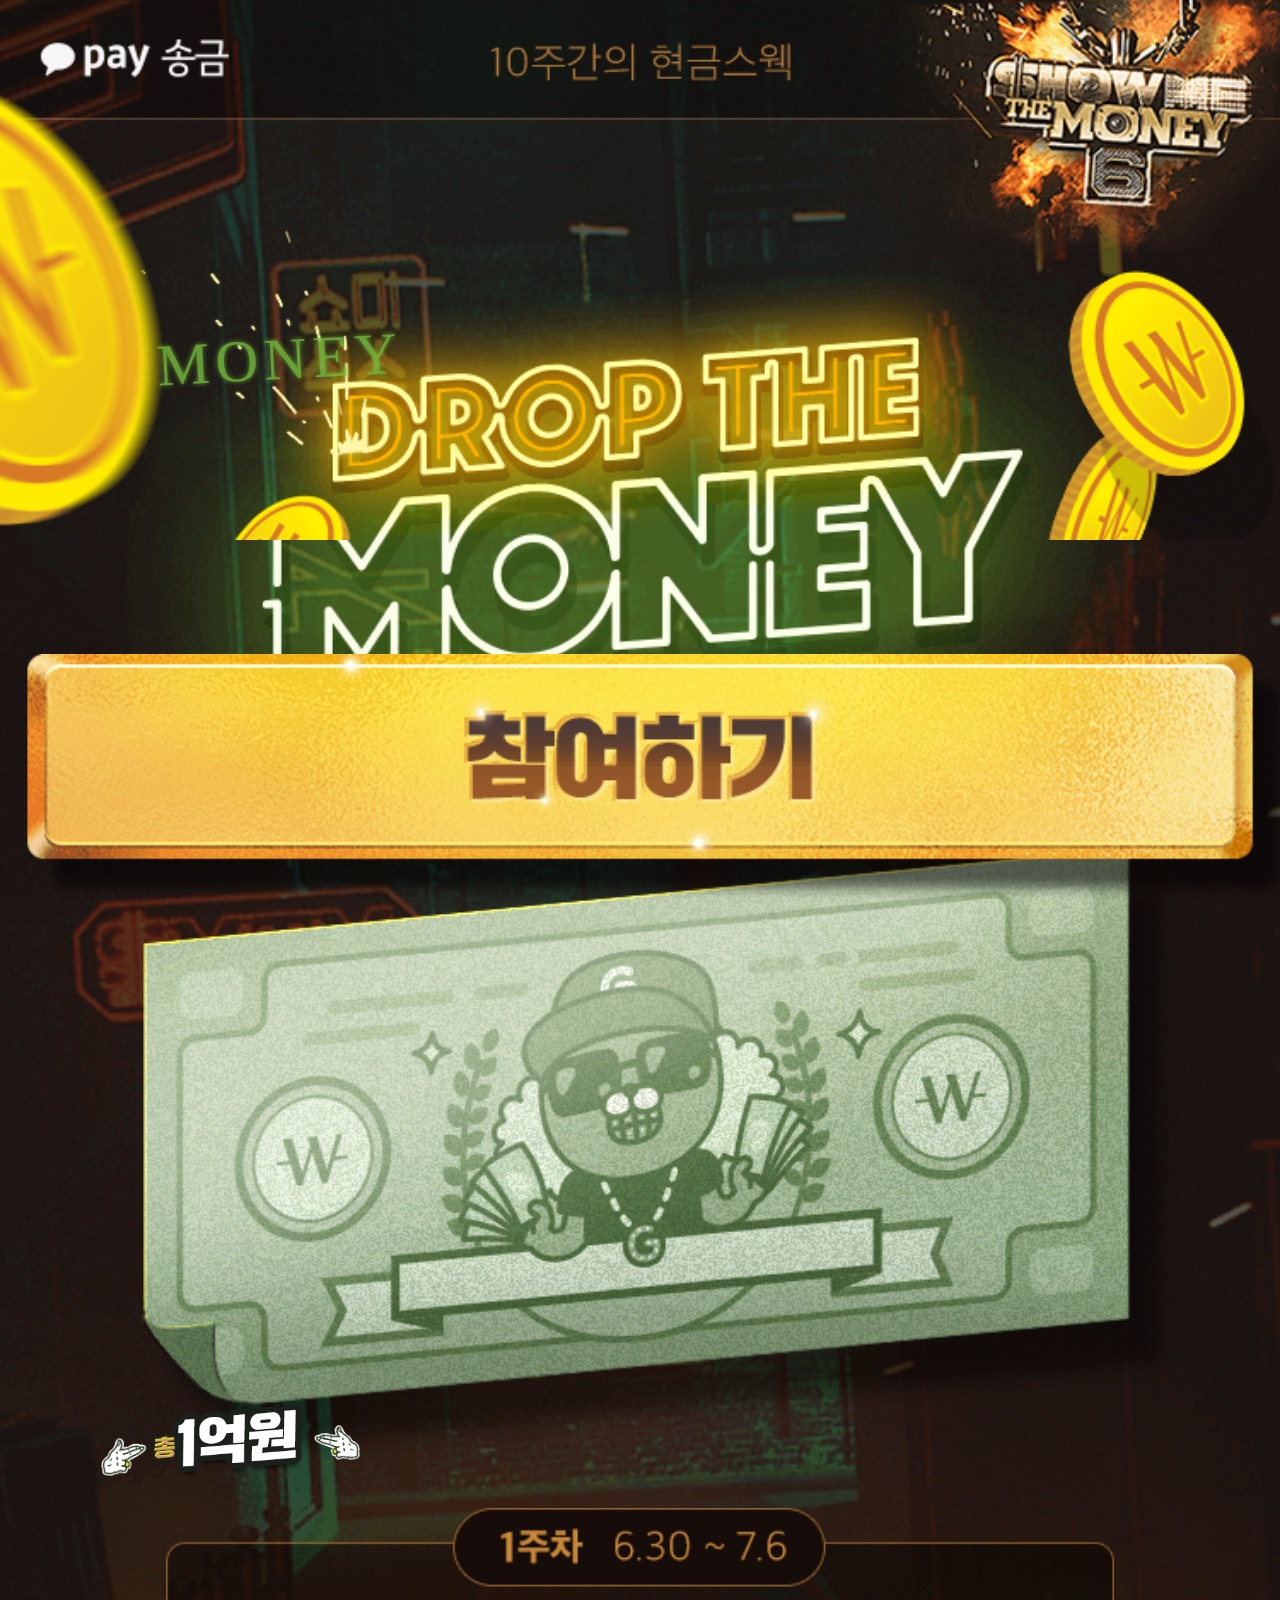
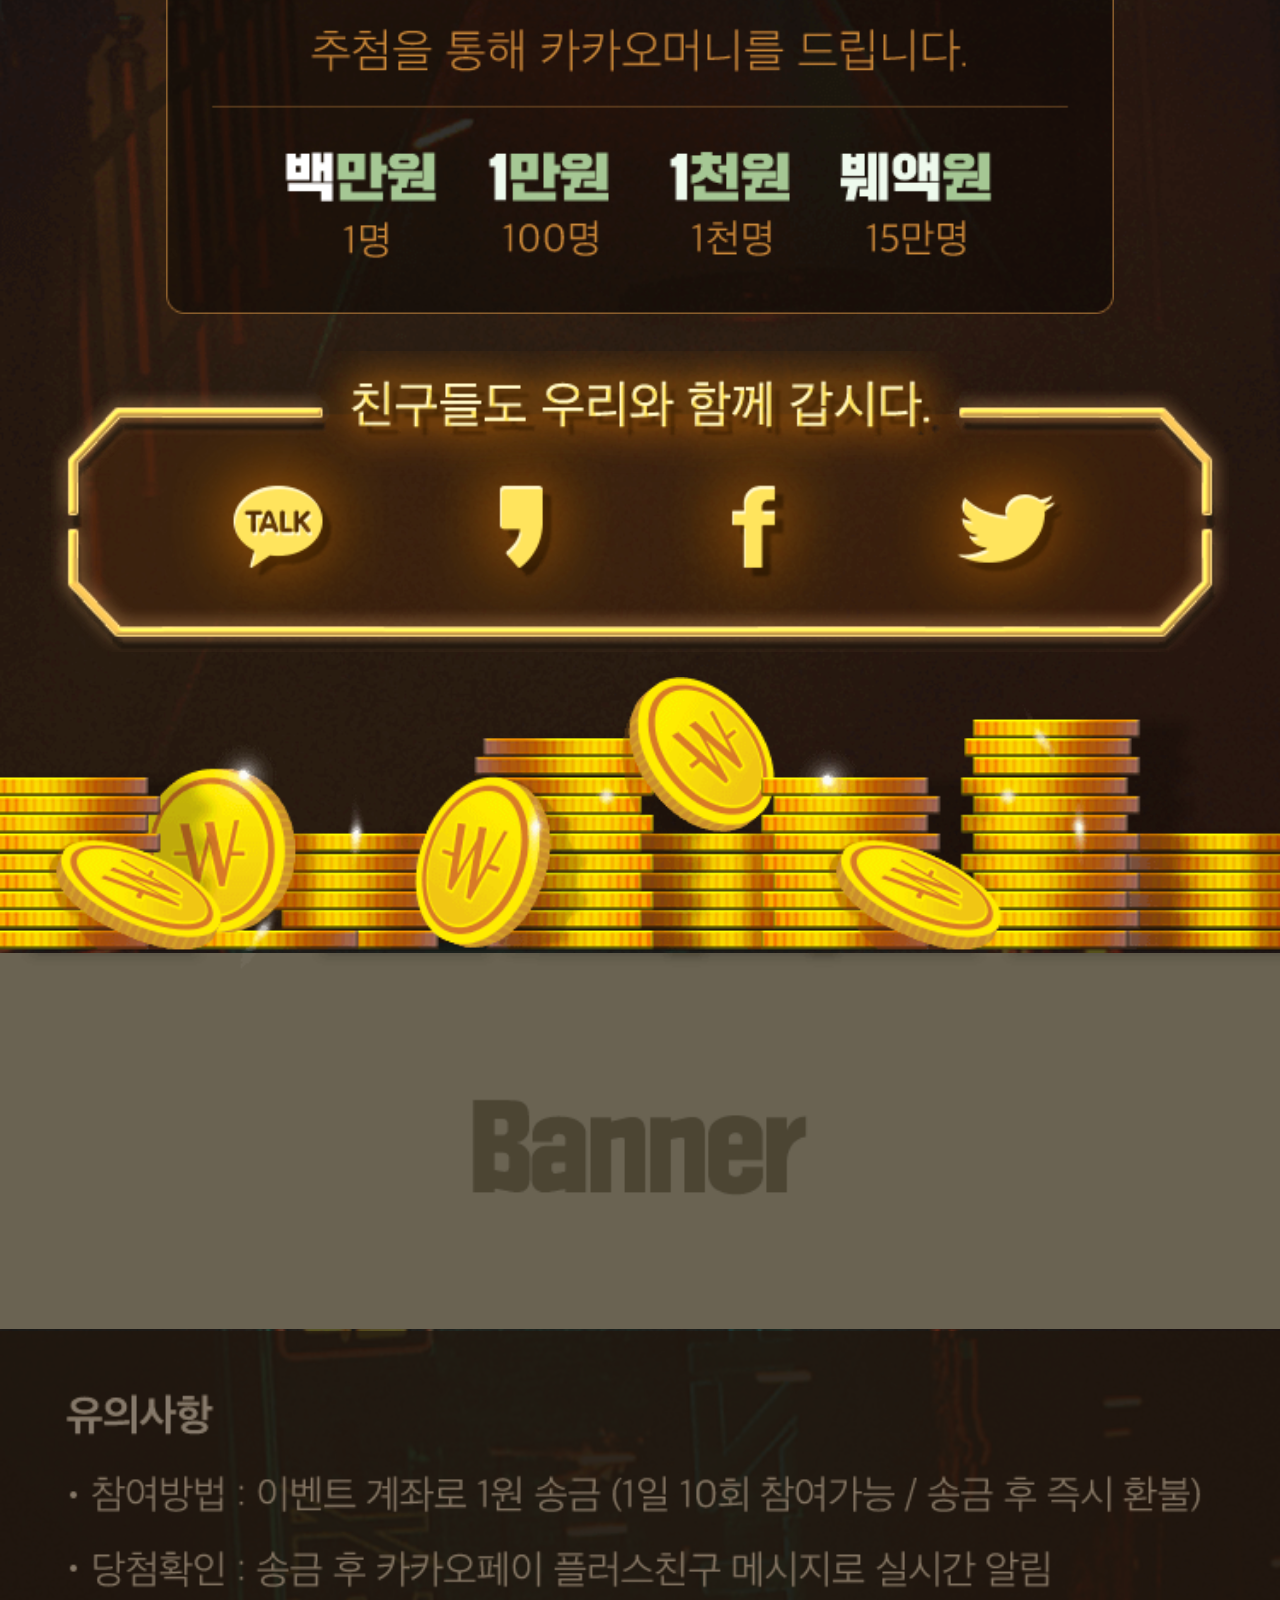
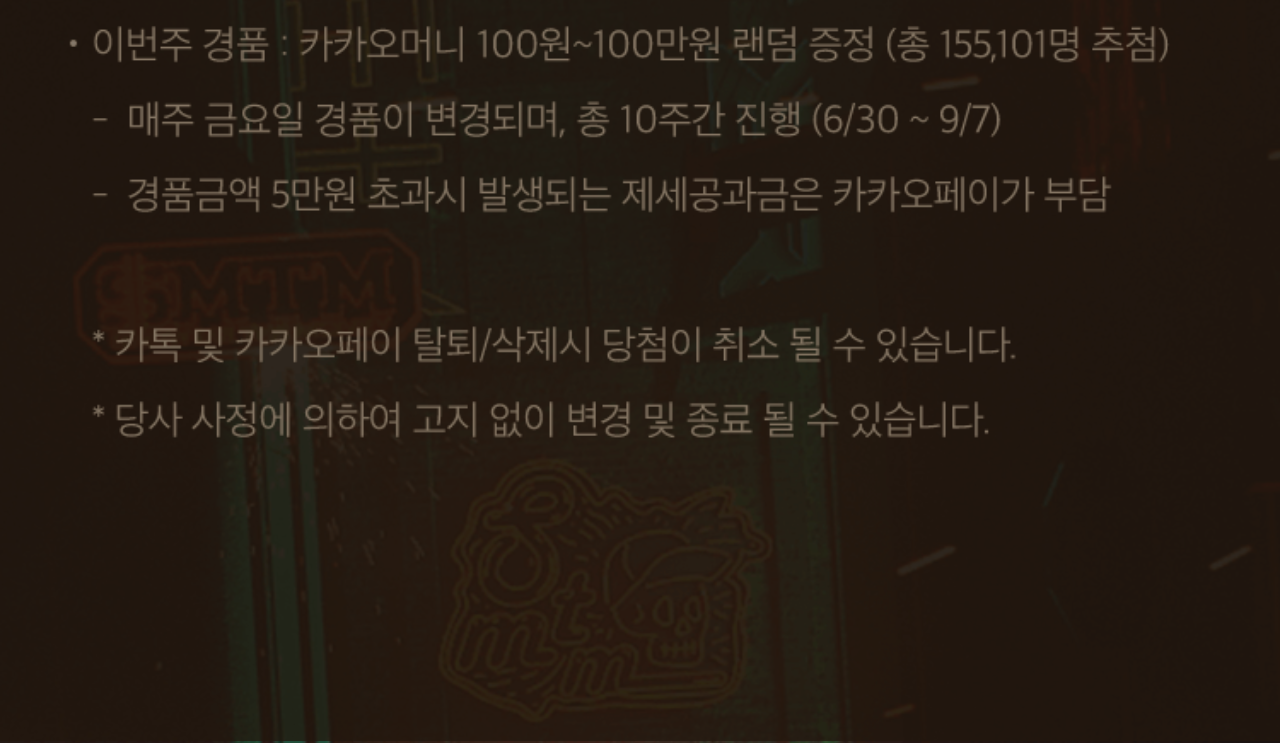
<file: index.html>
<!DOCTYPE html>
<html lang="ko-KR">
<head>
	<meta charset="utf-8">
	<meta http-equiv="x-ua-compatible" content="ie=edge">
	<meta name="viewport" content="width=device-width, initial-scale=1.0, maximum-scale=1.0, minimum-scale=1.0, user-scalable=no" />
	<title>카카오페이 사전과제</title>
	<link type="text/css" href="./asset/css/reset.css" rel="stylesheet">
	<link type="text/css" href="./asset/css/main.css" rel="stylesheet">
	<link href="https://fonts.googleapis.com/css?family=Roboto&display=swap" rel="stylesheet">
	<script src='https://cdnjs.cloudflare.com/ajax/libs/jquery/2.2.2/jquery.min.js'></script>
	<script src="https://cdnjs.cloudflare.com/ajax/libs/materialize/1.0.0/js/materialize.min.js"></script>
	<script src="http://mattstow.com/experiment/responsive-image-maps/jquery.rwdImageMaps.min.js"></script>
</head>
<body>
	<div class="main_wrap">
		<div>
			<div class="header">
				<img src="./asset/images/top.png">
			</div>
			<div class="content">
				<div class="tit_wrap">
					<img class="neon_tit" src="./asset/images/neon_tit.png" alt="neon_tit" />
					<img class="flame" src="./asset/images/flame.png" alt="flame" />
					<div class="neon_box">
						<span>M<span>O</span>NEY</span>
					</div>
				</div>
				<div class="money_wrap">
					<img class="g_money" src="./asset/images/money.png" alt="G Money" />
					<div class="t_money">
						<img class="left_hand" src="./asset/images/left_hand.png" alt="left_hand" />
						<img class="text_img" src="./asset/images/text_img.png" alt="left_hand" />
						<img class="right_hand" src="./asset/images/right_hand.png" alt="right_hand" />
					</div>
				</div>
				<div class="rewards_wrap">
					<img src="./asset/images/rewards.png" alt="1주차 6/30~7.6 추첨을 통해 카카오머니를 드립니다. " />
				</div>
				<div class="share_wrap">
					<img src="./asset/images/share_border.png" usemap="share_link" alt="친구들도 우리 함께 갑시다." />
					<map name="share_link">
						<area shape="rect" coords="118,77,207,149" href="#" target="_blank">
						<area shape="rect" coords="262,77,351,149" href="#" target="_blank">
						<area shape="rect" coords="398,77,487,149" href="#" target="_blank">
						<area shape="rect" coords="542,77,641,149" href="#" target="_blank">
					</map>
				</div>
				<img class="w100" src="./asset/images/money_bottom.png" alt="money_bottom"/ >
				<div class="banner_wrap">
					<img src="./asset/images/banner.png" alt="banner">
				</div>
				<div class="info_wrap">
					<img src="./asset/images/info_img.png" alt="info" alt="참여하기" />
				</div>
			</div>
		</div>
		<div class="coin_bg"></div>
		<a id="event_open" class="go_link" ><img src="./asset/images/main_btn.png" /></a>
	</div>

	<div class="event_wrap">
		<button id="close_btn" class="close_btn"><i class="close_icon"></i></button>
		<div class="top">
			<img src="./asset/images/event_bg1.png" alt="이벤트 계좌로 1원 보내봐!">
		</div>
		<div class="bottom">
			<img src="./asset/images/event_bg2.png" alt="송금 후, 즉시 당첨 확인 가능하며 1원 환불, 매일 10회 참여 가능,카톡 최신 버전에만 참여가능">
		</div>
		<a class="go_link2" href="#"></a>
	</div>

	<script>
	$(function(){
		$("#event_open").click(function(){
			$(".event_wrap").addClass('active');
			$(".event_wrap .top").addClass('slide_down');
			$(".event_wrap .bottom").addClass('slide_up');
			$(".main_wrap").addClass('none');
		});

		$("#close_btn").click(function(){
			$(".event_wrap").removeClass('active');
			$(".main_wrap").removeClass('none');
		});

		$("img[usemap]").rwdImageMaps();
	});
	</script>
</body>
</file>
<file: asset/css/main.css>
html,
body{min-height:100vh;height:auto;font-size:10px;background-color:#231913;}
.w100{width:100%;}

.main_wrap{position:relative;width:100%;background:url('../images/bg.png') repeat-y 0 0/100%}
.main_wrap.none{display:none}
.main_wrap .header img{width:100%;}
.main_wrap .content{}
.main_wrap .content .tit_wrap{position:relative;width:84.8%;margin:-30px auto 0;}
.main_wrap .content .tit_wrap .neon_tit{width:100%;}
.main_wrap .content .tit_wrap .flame{position:absolute;top:-28px;left:34px;width:21.333%;}
.main_wrap .content .tit_wrap .neon_box{position:absolute;left:45px;top:50px;text-align:center;text-shadow:0px 0px 5px #77bd3e;opacity:0.8;font-size:47px;transform:rotate(-3deg);-ms-transform:rotate(-3deg);-webkit-transform:rotate(-3deg);}
.main_wrap .content .tit_wrap .neon_box > span{letter-spacing:4.0px;font-size:47px;color:#77bd3e;font-family:"Roboto script=all rev=1", "Adobe Blank";font-weight:100;}
.main_wrap .content .tit_wrap .neon_box > span > span{font-size:47px;font-family:"Roboto script=all rev=1", "Adobe Blank";font-weight:100;animation: neon linear infinite 2s;}
.main_wrap .content .money_wrap{position:relative;}
.main_wrap .content .money_wrap .g_money{width:100%;animation:money-bounce 1s infinite;-webkit-animation:money-bounce 1s infinite;-moz-animation:money-bounce 1s infinite;-o-animation:money-bounce 1s infinite;}
.main_wrap .content .money_wrap .t_money{position:absolute;bottom:10px;text-align:center;}
.main_wrap .content .money_wrap .t_money .left_hand{width:10%;animation:hand-bounce-left 0.6s infinite;-webkit-animation:hand-bounce-left 0.6s infinite;-moz-animation:hand-bounce-left 0.6s infinite;-o-animation:hand-bounce-left 0.6s infinite;}
.main_wrap .content .money_wrap .t_money .right_hand{width:10%;animation:hand-bounce-right 0.6s infinite;-webkit-animation:hand-bounce-right 0.6s infinite;-moz-animation:hand-bounce-right 0.6s infinite;-o-animation:hand-bounce-right 0.6s infinite;}
.main_wrap .content .money_wrap .t_money .text_img{width:35%;animation:money-bounce 0.6s infinite;-webkit-animation:money-bounce 0.6s infinite;-moz-animation:money-bounce 0.6s infinite;-o-animation:money-bounce 0.6s infinite;}
.main_wrap .content .rewards_wrap{padding:20px 0 35px;;text-align:center;}
.main_wrap .content .rewards_wrap img{width:74vw}
.main_wrap .content .share_wrap{width:92vw;margin:0 auto 23px;background:url('../images/share_bg.png') 0 0/100%;}
.main_wrap .content .share_wrap img{width:100%;-moz-animation: blink normal 0.5s infinite ease-in-out;-webkit-animation: blink normal 0.5s infinite ease-in-out;-ms-animation: blink normal 0.5s infinite ease-in-out;animation: blink normal 0.5s infinite ease-in-out;}
.main_wrap .content .banner_wrap img,
.main_wrap .content .info_wrap img{width:100%;}
.main_wrap .coin_bg{position:absolute;top:90px;width:100%;height:50vh;background:url('../images/money_center.png') no-repeat 0 0/100%;box-sizing:border-box;}

.event_wrap{position:relative;display:none;height:100vh;}
.event_wrap.active{display:block;z-index:100;overflow:hidden;}
.event_wrap .top,
.event_wrap .bottom{position:fixed;width:100%;height:50%;z-index:29;overflow:hidden;animation-duration:420ms;animation-fill-mode:both;animation-timing-function:cubic-bezier(1,-1.07,.82,.75)}
.event_wrap .top{top:0;}
.event_wrap .bottom{bottom:0;}
.event_wrap .top img,
.event_wrap .bottom img{width:100%;height:100%;}
.event_wrap .slide_down{-webkit-animation-name:slide-down;animation-name:slide-down}
.event_wrap .slide_up{-webkit-animation-name:slide-up;animation-name:slide-up}
.event_wrap .close_btn{position:fixed;top:2.93333vw;right:2.93333vw;z-index:101;}
.event_wrap .close_btn .close_icon{display:block;width:60px;height:60px;background:url('../images/close.png')no-repeat;-webkit-transform:scale(0.5);-moz-transform:scale(0.5);-o-transform:scale(0.5);transform:scale(0.5);}
.go_link{position:fixed;bottom:0;width:100%;z-index:100;}
.go_link img{width:100%;}

.go_link2{display:block;position:fixed;bottom:0;width:100vw;height:19.5vw;z-index:100;background:url('../images/sub_btn.png') no-repeat 0 0/100%;}

@media screen and (min-width: 360px) {
	.main_wrap .content .tit_wrap .flame{top:-31px;left:38px;}
	.main_wrap .content .tit_wrap .neon_box{left:52px;top:56px;}
	.main_wrap .content .tit_wrap .neon_box > span{font-size:53px;letter-spacing:4.0px;}
	.main_wrap .content .tit_wrap .neon_box > span > span{font-size:53px;}
}
@media screen and (min-width: 375px) {
	.main_wrap .content .tit_wrap .flame{top:-33px;left:41px;}
	.main_wrap .content .tit_wrap .neon_box{left:53px;top:59px;}
	.main_wrap .content .tit_wrap .neon_box > span{font-size:53px;letter-spacing:6.0px;}
	.main_wrap .content .tit_wrap .neon_box > span > span{font-size:53px;}
}
@media screen and (min-width: 414px) {
	.main_wrap .content .tit_wrap .flame{top:-36px;left:44px;}
	.main_wrap .content .tit_wrap .neon_box{left:60px;top:64px;}
	.main_wrap .content .tit_wrap .neon_box > span{font-size:59px;letter-spacing:6.0px;}
	.main_wrap .content .tit_wrap .neon_box > span > span{font-size:59px;}
}


@-webkit-keyframes money-bounce {
	0%,
	100%{-webkit-transform: translateY(0);}
	40%{-webkit-transform: translateY(-5px);}
}
@-moz-keyframes money-bounce {
	0%,
	100%{-moz-transform: translateY(0);}
	40%{-moz-transform: translateY(-5px);}
}
@-o-keyframes money-bounce {
	0%,
	100%{-o-transform: translateY(0);}
	40%{-o-transform: translateY(-5px);}
}
@keyframes money-bounce{
	0%,
	100%{transform:translateY(0);}
	40%{transform: translateY(-5px);}
}

@-webkit-keyframes hand-bounce-left {
	0%,
	100%{-webkit-transform: skew(0);}
	30%{-webkit-transform: skew(20deg, -30deg);}
}
@-moz-keyframes hand-bounce-left {
	0%,
	100%{-moz-transform: skew(0);}
	30%{-moz-transform: skew(20deg, -30deg);}
}
@-o-keyframes hand-bounce-left {
	0%,
	100%{-o-transform: skew(0);}
	30%{-o-transform: skew(20deg, -30deg);}
}
@keyframes hand-bounce-left {
	0%,
	100%{transform:skew(0);}
	30%{transform: skew(20deg, -30deg);}
}

@-webkit-keyframes hand-bounce-right {
	0%,
	100%{-webkit-transform: skew(0);}
	30%{-webkit-transform: skew(-30deg, 20deg);}
}
@-moz-keyframes hand-bounce-right {
	0%,
	100%{-moz-transform: skew(0);}
	30%{-moz-transform: skew(-30deg, 20deg);}
}
@-o-keyframes hand-bounce-right {
	0%,
	100%{-o-transform: skew(0);}
	30%{-o-transform: skew(-30deg, 20deg);}
}
@keyframes hand-bounce-right {
	0%,
	100%{transform:skew(0);}
	30%{transform: skew(-30deg, 20deg);}
}

@-webkit-keyframes blink {
    0% {
        opacity:1;
    }
    50% {
        opacity:0;
    }
    100% {
        opacity:1;
    }
}
@-moz-keyframes blink {
    0% {
        opacity:1;
    }
    50% {
        opacity:0;
    }
    100% {
        opacity:1;
    }
}
@-o-keyframes blink {
    0% {
        opacity:1;
    }
    50% {
        opacity:0;
    }
    100% {
        opacity:1;
    }
}
@keyframes blink {
    0% {
        opacity:1;
    }
    50% {
        opacity:0;
    }
    100% {
        opacity:1;
    }
}

@-webkit-keyframes neon {
  78% {
    color: inherit;
    text-shadow: inherit;
  }
  79%{
     color: #333;
  }
  80% {

    text-shadow: none;
  }
  81% {
    color: inherit;
    text-shadow: inherit;
  }
  82% {
    color: #333;
    text-shadow: none;
  }
  83% {
    color: inherit;
    text-shadow: inherit;
  }
  92% {
    color: #333;
    text-shadow: none;
  }
  92.5% {
    color: inherit;
    text-shadow: inherit;
  }
}
@-moz-keyframes neon {
  78% {
    color: inherit;
    text-shadow: inherit;
  }
  79%{
     color: #333;
  }
  80% {

    text-shadow: none;
  }
  81% {
    color: inherit;
    text-shadow: inherit;
  }
  82% {
    color: #333;
    text-shadow: none;
  }
  83% {
    color: inherit;
    text-shadow: inherit;
  }
  92% {
    color: #333;
    text-shadow: none;
  }
  92.5% {
    color: inherit;
    text-shadow: inherit;
  }
}
@-o-keyframes neon {
  78% {
    color: inherit;
    text-shadow: inherit;
  }
  79%{
     color: #333;
  }
  80% {

    text-shadow: none;
  }
  81% {
    color: inherit;
    text-shadow: inherit;
  }
  82% {
    color: #333;
    text-shadow: none;
  }
  83% {
    color: inherit;
    text-shadow: inherit;
  }
  92% {
    color: #333;
    text-shadow: none;
  }
  92.5% {
    color: inherit;
    text-shadow: inherit;
  }
}
@keyframes neon {
  78% {
    color: inherit;
    text-shadow: inherit;
  }
  79%{
     color: #333;
  }
  80% {

    text-shadow: none;
  }
  81% {
    color: inherit;
    text-shadow: inherit;
  }
  82% {
    color: #333;
    text-shadow: none;
  }
  83% {
    color: inherit;
    text-shadow: inherit;
  }
  92% {
    color: #333;
    text-shadow: none;
  }
  92.5% {
    color: inherit;
    text-shadow: inherit;
  }
}

@-webkit-keyframes slide-up{
  0%{bottom:-100%}
  100%{bottom:0%}
}
@-moz-keyframes slide-up{
  0%{bottom:-100%}
  100%{bottom:0%}
}
@-o-keyframes slide-up{
  0%{bottom:-100%}
  100%{bottom:0%}
}
@keyframes slide-up{
  0%{bottom:-100%}
  100%{bottom:0%}
}

@-webkit-keyframes slide-down{
  0%{top:-100%}
  100%{top:0%}
}
@-moz-keyframes slide-down{
  0%{top:-100%}
  100%{top:0%}
}
@-o-keyframes slide-down{
  0%{top:-100%}
  100%{top:0%}
}
@keyframes slide-down{
  0%{top:-100%}
  100%{top:0%}
}
</file>
